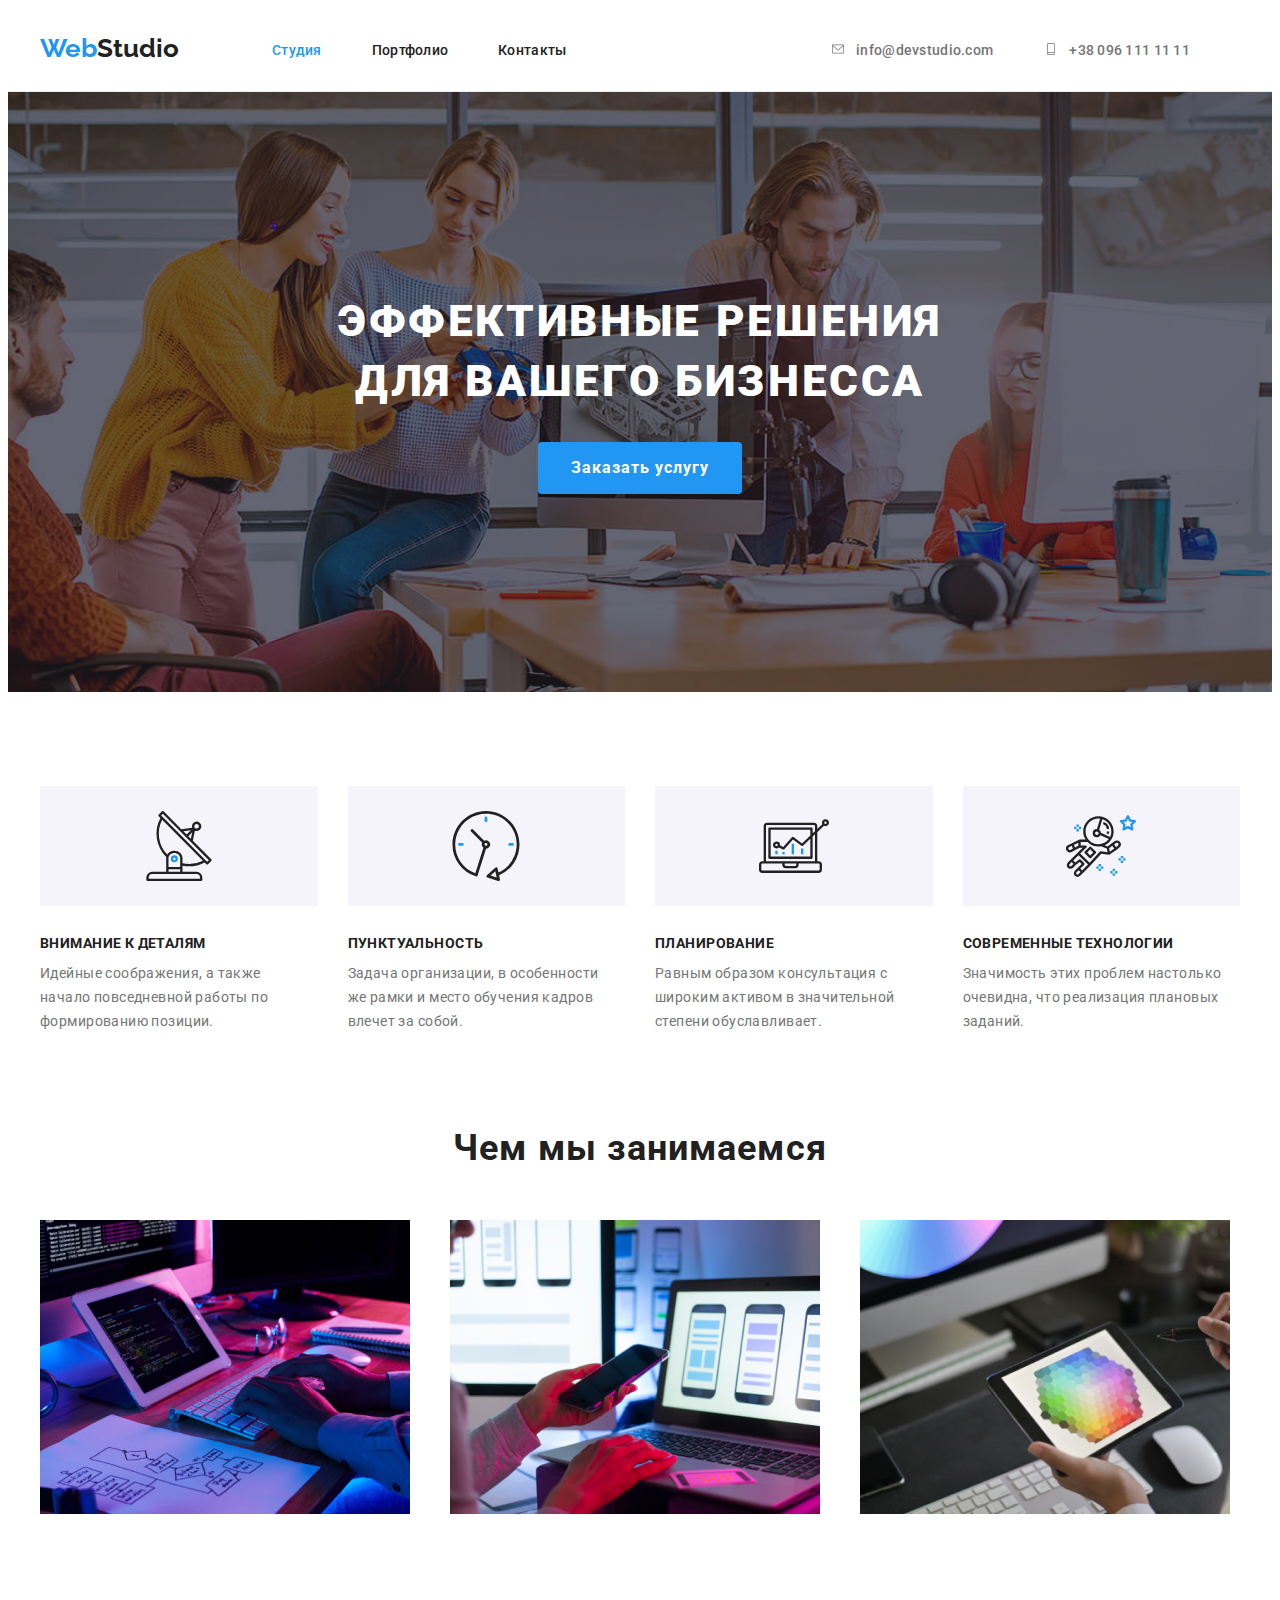
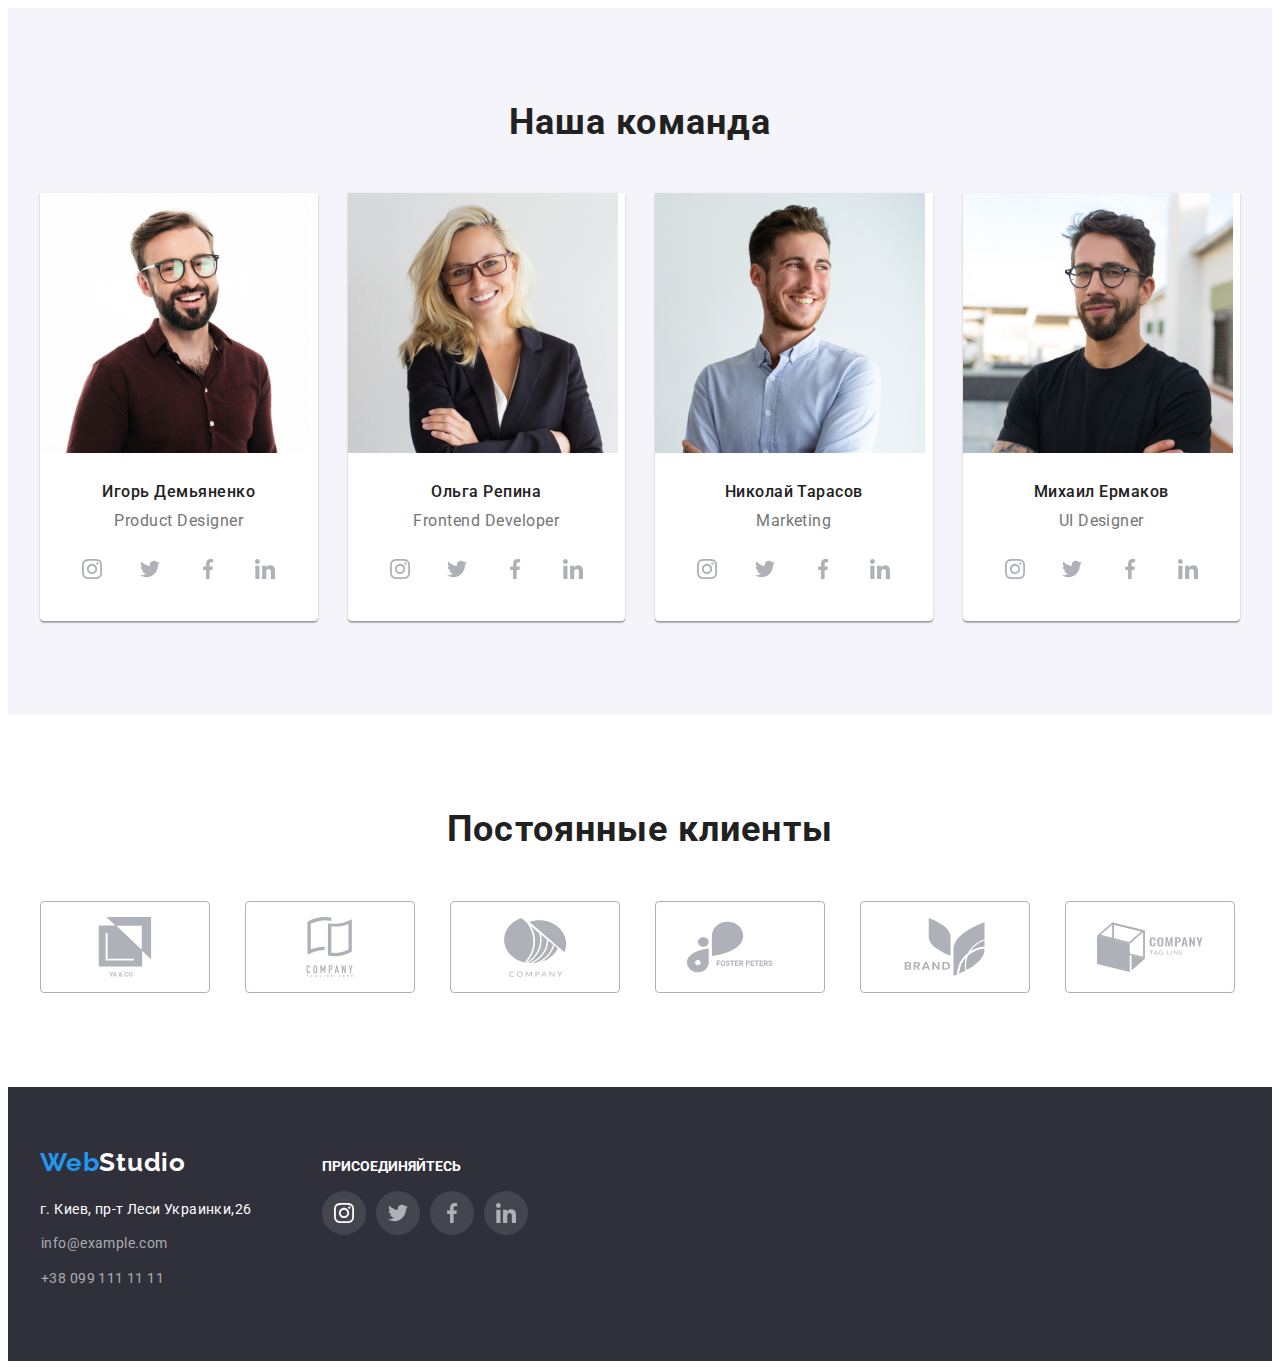
<file: index.html>
<!DOCTYPE html>
<html lang="ru">

<head>
    <meta charset="UTF-8" />
    <link rel="preconnect" href="https://fonts.googleapis.com">
    <link rel="preconnect" href="https://fonts.gstatic.com" crossorigin>
    <link href="https://fonts.googleapis.com/css2?family=Raleway:wght@700&family=Roboto:wght@400;500;700;900&display=swap"
        rel="stylesheet">
<link rel="stylesheet" href="https://cdnjs.cloudflare.com/ajax/libs/modern-normalize/1.1.0/modern-normalize.min.css"
    integrity="sha512-wpPYUAdjBVSE4KJnH1VR1HeZfpl1ub8YT/NKx4PuQ5NmX2tKuGu6U/JRp5y+Y8XG2tV+wKQpNHVUX03MfMFn9Q=="
    crossorigin="anonymous" referrerpolicy="no-referrer" />
    <link rel="stylesheet" href="./css/styles.css" />
    <meta name="viewport" content="width=device-width, initial-scale=1.0" />
    <title>WebStudio</title>
</head>

<body>
    <!-- ГОЛОВА -->
    <header class="header">
        <div class="container flex">
            <nav class="nav flex">
            <a class="logo" href="/"> <span class="web">Web</span>Studio</a>
           
                <ul class="header-list-nav-1">
                    <li><a class="header-nav-1" href="./index.html">Студия</a></li>
                    <li><a class="header-nav" href="./portfolio.html">Портфолио</a></li>
                    <li><a class="header-nav" href="/">Контакты</a></li>
                </ul>
            </nav>
    
                <ul class="header-list-nav-2 list">
                    <li>
                        <a class="header-contacts" href="">
                        <svg class="header-contacts-icon" width="16" height="12">
                            <use href="./image/icons.svg#icon-mail">
                            </use>
                        </svg>info@devstudio.com</a>
                    </li>
                    <li>
                        <a class="header-contacts" href="">
                            <svg class="header-contacts-icon" width="16" height="12">
                                <use href="./image/icons.svg#icon-phone">
                                    
                                   </use>
                            </svg>+38 096 111 11 11</a>
                    </li>
                </ul>
            </div>
        </div>
    </header>
    <!-- КОНЕЦ ГОЛОВЫ -->
    <main>
        <!--СЕКЦИЯ 1-->
        <section class="section-1 hero"> 
            <div class="container">
                <div class="content-section">
            <h1 class="head">ЭФФЕКТИВНЫЕ РЕШЕНИЯ ДЛЯ ВАШЕГО БИЗНЕССА</h1>
            <button class="button head-button" type="button">Заказать услугу</button>
            </div>
        </div>
        </section>

        
        <!-- КОНЕЦ СЕКЦИЯ 1 -->

        <!--ОСОБЕННОСТИ-->
        <section class="section-special">
            <div class="container">
            <ul class="advantages-container list">
                <li class="advantage-block icon-antenna">
                    <h3 class="h3-advantages">ВНИМАНИЕ К ДЕТАЛЯМ</h3>
                    <p class="about-advantages">
                        Идейные соображения, а также начало повседневной работы по
                        формированию позиции.
                    </p>
                </li>
                <li class="advantage-block icon-clock">
                    
                    <h3 class="h3-advantages">ПУНКТУАЛЬНОСТЬ</h3>
                    <p class="about-advantages">
                        Задача организации, в особенности же рамки и место обучения кадров
                        влечет за собой.
                    </p>

                </li>
                <li class="advantage-block icon-diagram">
                    
                    <h3 class="h3-advantages">ПЛАНИРОВАНИЕ</h3>
                    <p class="about-advantages">
                        Равным образом консультация с широким активом в значительной
                        степени обуславливает.
                    </p>

                </li>
                <li class="advantage-block icon-astronaut">
                    
                    <h3 class="h3-advantages">СОВРЕМЕННЫЕ ТЕХНОЛОГИИ</h3>
                    <p class="about-advantages">
                        Значимость этих проблем настолько очевидна, что реализация
                        плановых заданий.
                    </p>
                    
                </li>
            </ul>
            </div>
        </section>
        <!--КОНЕЦ ОСОБЕННОСТИ-->
        <!--ЧЕМ МЫ ЗАНИМАЕМСЯ-->
        <section class="section-second">
            <div class="container">
            <h2 class="main-info">Чем мы занимаемся</h2>
                <ul class="main-info-container list">
                <li class="main-info-container-img">
                    <img class="img-info" src="./image/coding.jpg" alt="" width="370" height="294" />
                    
                </li>
                <li class="main-info-container-img">
                    <img class="img-info" src="./image/mobile.jpg" alt="" width="370" height="294" />
                    
                </li>
                <li class="main-info-container-img">
                    <img class="img-info" src="./image/designer.jpg" alt="" width="370" height="294" />
                    
                </li>
            </ul>
            </div>

        </section>
        <!-- КОНЕЦ ЧЕМ МЫ ЗАНИМАЕМСЯ-->
        <!--НАЩА КОМАНДА-->
        <section class="section cards">
            <div class="container">
                <h2 class="main-info-2">Наша команда</h2>
                 <ul class="list team-container">
                <li class="team-worker">
                    <img src="./image/product_designer.jpg" alt="Фото Игорь Демьяненко" width="270" height="260" />
                    <div class="team-worker-discriptions">
                    <h3 class="team">Игорь Демьяненко</h3>
                    <p  class="team-position">Product Designer</p>
                    <ul class="social-list list">
                        <li class="social-list-item">
                            <a class="social-list-link" href="">
                                <svg class="social-list-icon" width="20" height="20">
                                    <use href="./image/icons.svg#icon-instagram"></use>
                                </svg>
                            </a>
                        </li>
                        <li class="social-list-item">
                            <a class="social-list-link" href="">
                                <svg class="social-list-icon" width="20" height="20">
                                    <use href="./image/icons.svg#icon-twitter"></use>
                                </svg>
                            </a>
                        </li>
                        <li class="social-list-item">
                            <a class="social-list-link" href="">
                                <svg class="social-list-icon" width="20" height="20">
                                    <use href="./image/icons.svg#icon-facebook"></use>
                                </svg>
                            </a>
                        </li>
                        <li class="social-list-item">
                            <a class="social-list-link" href="">
                                <svg class="social-list-icon" width="20" height="20">
                                    <use href="./image/icons.svg#icon-linkedin"></use>
                                </svg>
                            </a>
                        </li>
                    </ul>
                    </div>
                </li>
                <li class="team-worker">
                    <img src="./image/Frontend_developer.jpg" alt="Фото Ольга Репина" width="270" height="260" />
                    <div class="team-worker-discriptions">
                    <h3 class="team">Ольга Репина</h3>
                    <p class="team-position">Frontend Developer</p>
                    <ul class="social-list list">
                        <li class="social-list-item">
                            <a class="social-list-link" href="">
                                <svg class="social-list-icon" width="20" height="20">
                                    <use href="./image/icons.svg#icon-instagram"></use>
                                </svg>
                            </a>
                        </li>
                        <li class="social-list-item">
                            <a class="social-list-link" href="">
                                <svg class="social-list-icon" width="20" height="20">
                                    <use href="./image/icons.svg#icon-twitter"></use>
                                </svg>
                            </a>
                        </li>
                        <li class="social-list-item">
                            <a class="social-list-link" href="">
                                <svg class="social-list-icon" width="20" height="20">
                                    <use href="./image/icons.svg#icon-facebook"></use>
                                </svg>
                            </a>
                        </li>
                        <li class="social-list-item">
                            <a class="social-list-link" href="">
                                <svg class="social-list-icon" width="20" height="20">
                                    <use href="./image/icons.svg#icon-linkedin"></use>
                                </svg>
                            </a>
                        </li>
                    </ul>
                    </div>
                </li>
                <li class="team-worker">
                    <img src="./image/Merketing.jpg" alt="Фото Николай Тарасов" width="270" height="260" />
                    <div class="team-worker-discriptions">
                    <h3 class="team">Николай Тарасов</h3>
                    <p class="team-position">Marketing</p>
                    <ul class="social-list list">
                        <li class="social-list-item">
                            <a class="social-list-link" href="">
                                <svg class="social-list-icon" width="20" height="20">
                                    <use href="./image/icons.svg#icon-instagram"></use>
                                </svg>
                            </a>
                        </li>
                        <li class="social-list-item">
                            <a class="social-list-link" href="">
                                <svg class="social-list-icon" width="20" height="20">
                                    <use href="./image/icons.svg#icon-twitter"></use>
                                </svg>
                            </a>
                        </li>
                        <li class="social-list-item">
                            <a class="social-list-link" href="">
                                <svg class="social-list-icon" width="20" height="20">
                                    <use href="./image/icons.svg#icon-facebook"></use>
                                </svg>
                            </a>
                        </li>
                        <li class="social-list-item">
                            <a class="social-list-link" href="">
                                <svg class="social-list-icon" width="20" height="20">
                                    <use href="./image/icons.svg#icon-linkedin"></use>
                                </svg>
                            </a>
                        </li>
                    </ul>
                    </div>
                </li>
                <li class="team-worker">
                    <img src="./image/ul_designer.jpg" alt="Фото Михаил Ермаков" width="270" height="260" />
                    <div class="team-worker-discriptions">
                    <h3 class="team">Михаил Ермаков</h3>
                    <p class="team-position">UI Designer</p>
                    <ul class="social-list list">
                        <li class="social-list-item">
                            <a class="social-list-link" href="">
                                <svg class="social-list-icon" width="20" height="20">
                                    <use href="./image/icons.svg#icon-instagram"></use>
                                </svg>
                            </a>
                        </li>
                        <li class="social-list-item">
                            <a class="social-list-link" href="">
                                <svg class="social-list-icon" width="20" height="20">
                                    <use href="./image/icons.svg#icon-twitter"></use>
                                </svg>
                            </a>
                        </li>
                        <li class="social-list-item">
                            <a class="social-list-link" href="">
                                <svg class="social-list-icon" width="20" height="20">
                                    <use href="./image/icons.svg#icon-facebook"></use>
                                </svg>
                            </a>
                        </li>
                        <li class="social-list-item">
                            <a class="social-list-link" href="">
                                <svg class="social-list-icon" width="20" height="20">
                                    <use href="./image/icons.svg#icon-linkedin"></use>
                                </svg>
                            </a>
                        </li>
                    </ul>
                    </div>
                </li>
            </ul>
            </div>
        </section>

        <section class="section">
            <div class="container">
                <h2 class="main-info-2">Постоянные клиенты</h2>
                <ul class="clients-list list">
                <li class="clients-list-item">
                    <a class="clients-list-link" href="">
                        <svg class="clients-list-icon" width="106" height="60">
                            <use href="image/icons.svg#icon-svg-1"></use>
                        </svg>
                    </a>                </li>
                <li class="clients-list-item">
                    <a class="clients-list-link" href="">
                        <svg class="clients-list-icon" width="106" height="60">
                            <use href="image/icons.svg#icon-svg-2"></use>
                        </svg>
                    </a>                </li>
                <li class="clients-list-item">
                    <a class="clients-list-link" href="">
                        <svg class="clients-list-icon" width="106" height="60">
                            <use href="image/icons.svg#icon-svg-3"></use>
                        </svg>
                    </a>                </li>
                <li class="clients-list-item">
                    <a class="clients-list-link" href="">
                        <svg class="clients-list-icon" width="106" height="60">
                            <use href="image/icons.svg#icon-svg-4"></use>
                        </svg>
                    </a>                </li>
                <li class="clients-list-item">
                    <a class="clients-list-link" href="">
                        <svg class="clients-list-icon" width="106" height="60">
                            <use href="image/icons.svg#icon-svg-5"></use>
                        </svg>
                    </a>                </li>
                <li class="clients-list-item">
                    <a class="clients-list-link" href="">
                        <svg class="clients-list-icon" width="106" height="60">
                            <use href="image/icons.svg#icon-svg-6"></use>
                        </svg>
                    </a>                </li>
                </ul>
            </div>
        </section>
        </main>
        <!--КОНЕЦ НАЩА КОМАНДА-->
        <!-- ПОДВАЛ -->
    <footer class="footer">
        <div class="container flex">
            <div class="footer-container">
        <a class="logo-2" href="/"> <span class="web">Web</span>Studio </a>
        <address>
            <p class="footer-address">г. Киев, пр-т Леси Украинки,26</p>
            <ul>
                <li><a class="footer-contacts" href=""> info@example.com</a></li>
                <li><a class="footer-contacts" href=""> +38 099 111 11 11</a></li>
            </ul>
        </address>
        </div>
        <div class="join">
            <p class="join-text">ПРИСОЕДИНЯЙТЕСЬ</p>
            <ul class="social-list list">
                <li class="social-list-item">
                    <a class="social-list-footer-link" href="">
                        <svg class="social-list-footer-icon" width="20" height="20">
                            <use href="./image/icons.svg#icon-instagram"></use>
                        </svg>
                    </a>
                </li>
                <li class="social-list-item">
                    <a class="social-list-footer-link" href="">
                        <svg class="social-list-icon" width="20" height="20">
                            <use href="./image/icons.svg#icon-twitter"></use>
                        </svg>
                    </a>
                </li>
                <li class="social-list-item">
                    <a class="social-list-footer-link" href="">
                        <svg class="social-list-icon" width="20" height="20">
                            <use href="./image/icons.svg#icon-facebook"></use>
                        </svg>
                    </a>
                </li>
                <li class="social-list-item">
                    <a class="social-list-footer-link" href="">
                        <svg class="social-list-icon" width="20" height="20">
                            <use href="./image/icons.svg#icon-linkedin"></use>
                        </svg>
                    </a>
                </li>
            </ul>
           
        </div>
        </div>
        
    </footer>
    <!-- КОНЕЦ ПОДВАЛ -->
</body>

</html>
</file>
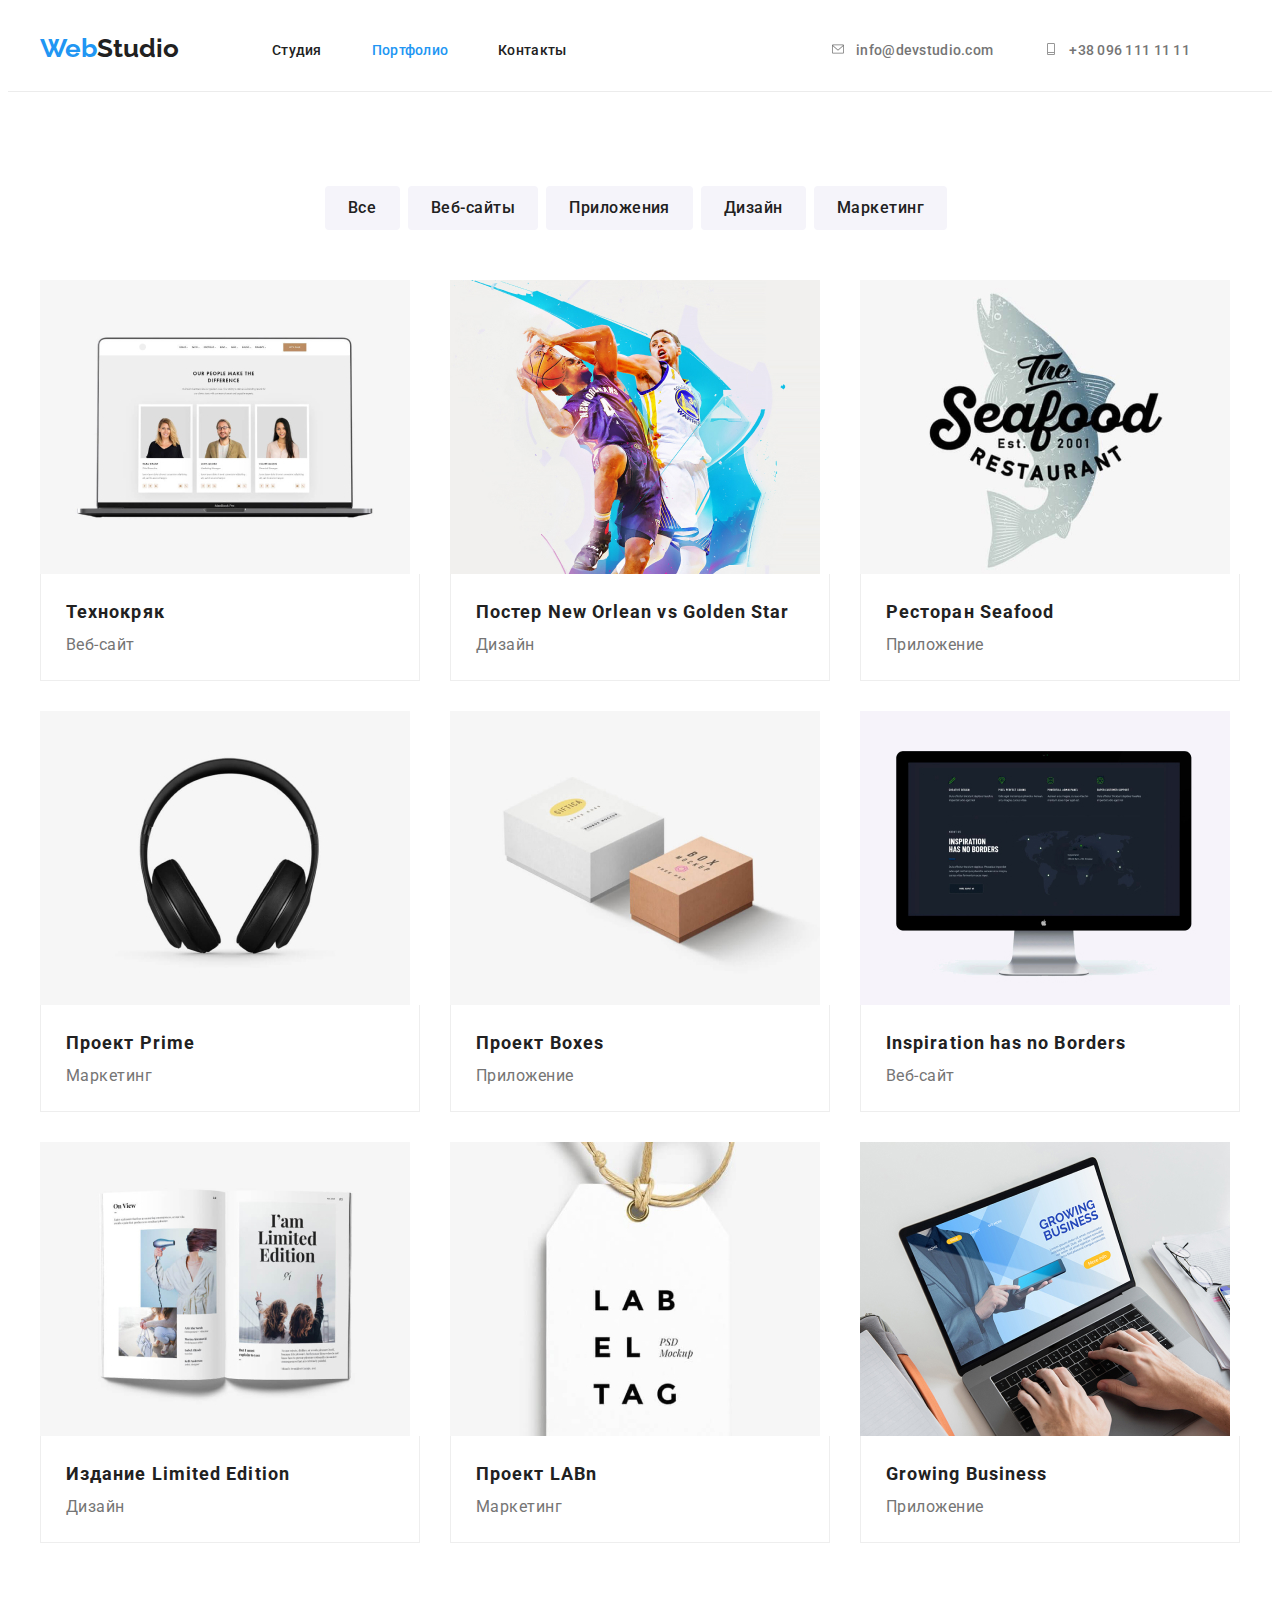
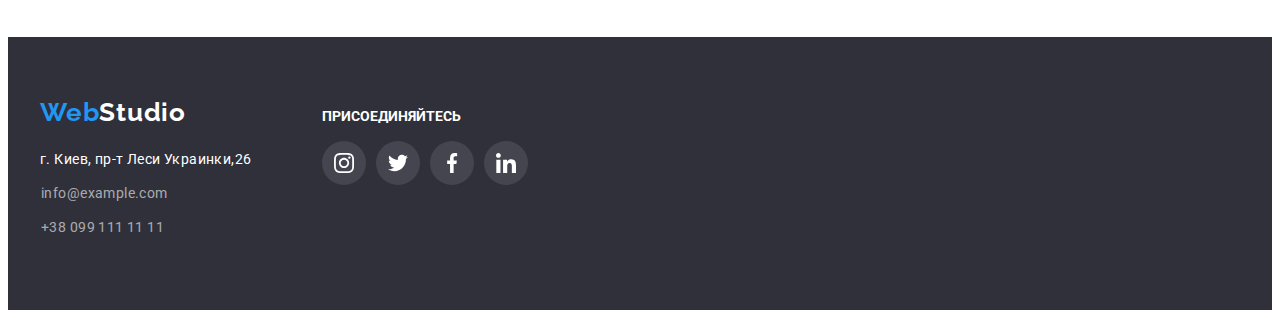
<file: portfolio.html>
<!DOCTYPE html>
<html lang="en">
<head>
    <meta charset="UTF-8">
    <meta http-equiv="X-UA-Compatible" content="IE=edge">
    <meta name="viewport" content="width=device-width, initial-scale=1.0">
    <link href="https://fonts.googleapis.com/css2?family=Raleway:wght@700&family=Roboto:wght@400;500;700;900&display=swap"
        rel="stylesheet">
        <link rel="stylesheet" href="https://cdnjs.cloudflare.com/ajax/libs/modern-normalize/1.1.0/modern-normalize.min.css"
            integrity="sha512-wpPYUAdjBVSE4KJnH1VR1HeZfpl1ub8YT/NKx4PuQ5NmX2tKuGu6U/JRp5y+Y8XG2tV+wKQpNHVUX03MfMFn9Q=="
            crossorigin="anonymous" referrerpolicy="no-referrer" />
    <link rel="stylesheet" href="./css/styles.css" />
    <title>Portfolio</title>
</head>
<body>
    <!-- ГОЛОВА ПОРТФОЛИО -->
  
    <header class="header">
        <div class="container flex">
            <nav class="nav flex">
                <a class="logo" href="/"> <span class="web">Web</span>Studio</a>
    
                <ul class="header-list-nav-1">
                <li><a class="header-nav" href="./index.html">Студия</a></li>
                <li><a class="header-nav-1" href="./portfolio.html">Портфолио</a></li>
                <li><a class="header-nav" href="/">Контакты</a></li>
            </ul>
        </nav>
        <ul class="header-list-nav-2 list">
            <li>
                <a class="header-contacts" href="">
                    <svg class="header-contacts-icon" width="16" height="12">
                        <use href="./image/icons.svg#icon-mail">
                        </use>
                    </svg>info@devstudio.com</a>
            </li>
            <li>
                <a class="header-contacts" href="">
                    <svg class="header-contacts-icon" width="16" height="12">
                        <use href="./image/icons.svg#icon-phone">
                        </use>
                    </svg>+38 096 111 11 11</a>
            </li>
        </ul>
        </div>
        </div>
    </header>
    <!-- КОНЕЦ ГОЛОВЫ ПОРТФОЛИО-->
<main class="section">
    <!-- КНОПКИ ФИЛЬТРОВ -->
<section>
<div class="container">
    <ul class="list flex filter">
        <li><button class="button-portfolio secondary">Все</button></li>
        <li><button class="button-portfolio secondary">Веб-сайты</button></li>
        <li><button class="button-portfolio secondary">Приложения</button></li>
        <li><button class="button-portfolio secondary">Дизайн</button></li>
        <li><button class="button-portfolio secondary">Маркетинг</button></li>

    </ul>
<!--КОНЕЦ КНОПКИ ФИЛЬТРОВ -->
<!-- КАРТОЧКИ -->

    <ul class="project-list list">
        <li class="project-item">
            <a href="">
            <img src="./image_portfolio/Photo_1.jpg" alt="Фото 1" width="370" height="294" />
            <div class="block-list">
            <h3 class="list-name">Технокряк</h3>
            <p class="list-type">Веб-сайт</p>


</div>
</a>
        </li>
        <li class="project-item">
            <a href="">
            <img src="./image_portfolio/Photo_2.jpg" alt="Фото 2" width="370" height="294" />
            <div class="block-list">
            <h3 class="list-name">Постер New Orlean vs Golden Star</h3>
            <p class="list-type">Дизайн</p>

  
  </div>
</a>
      </li>
        <li class="project-item">
            <a href="">
            <img src="./image_portfolio/Photo_3.jpg" alt="Фото 3" width="370" height="294" />
            <div class="block-list">
            <h3 class="list-name ">Ресторан Seafood</h3>
            <p class="list-type">Приложение</p>
            </div>

</a>
        </li>
        <li class="project-item">
            <a href="">
            <img src="./image_portfolio/Photo_4.jpg" alt="Фото 4" width="370" height="294" />
            <div class="block-list">
            <h3 class="list-name">Проект Prime</370></h3>
            <p class="list-type">Маркетинг</p>
</div>
                </a>
        </li>
        <li class="project-item">
            <a href="">
            <img src="./image_portfolio/Photo_5.jpg" alt="Фото 5" width="370" height="294" />
            <div class="block-list">
            <h3 class="list-name">Проект Boxes</h3>
            <p class="list-type">Приложение</p>
            </div>
</a>
        </li>
        <li class="project-item">
            <a href="">
            <img src="./image_portfolio/Photo_6.jpg" alt="Фото 6" width="370" height="294" />
            <div class="block-list">
            <h3 class="list-name">Inspiration has no Borders</h3>
            <p class="list-type">Веб-сайт</p>
 
 </div>
</a>
       </li>
        <li class="project-item">
            <a href="">
            <img src="./image_portfolio/Photo_7.jpg" alt="Фото 7" width="370" height="294" />
            <div class="block-list">
            <h3 class="list-name">Издание Limited Edition</h3>
            <p class="list-type">Дизайн</p>
   
   </div>
</a>
     </li>
        <li class="project-item">
            <a href="">
            <img src="./image_portfolio/Photo_8.jpg" alt="Фото 8" width="370" height="294" />
            <div class="block-list">
            <h3 class="list-name">Проект LABn</h3>
            <p class="list-type">Маркетинг</p>

</div>
</a>
        </li>
        <li class="project-item">
            <a href="">
            <img src="./image_portfolio/Photo_9.jpg" alt="Фото 9" width="370" height="294" />
            <div class="block-list">
            <h3 class="list-name">Growing Business</h3>
            <p class="list-type">Приложение</p>
            </div>
</a>
        </li>
    </ul>
    </div>
</section>

<!-- КОНЕЦ КАРТОЧЕК -->
</main>
    
    <!-- ПОДВАЛ ПОРТФОЛИО -->
    <footer class="footer">
        <div class="container flex">
            <div class="footer-container">
                <a class="logo-2" href="/"> <span class="web">Web</span>Studio </a>
                <address>
                    <p class="footer-address">г. Киев, пр-т Леси Украинки,26</p>
                    <ul>
                        <li><a class="footer-contacts" href=""> info@example.com</a></li>
                        <li><a class="footer-contacts" href=""> +38 099 111 11 11</a></li>
                    </ul>
                </address>
            </div>
            <div class="join">
                <p class="join-text">ПРИСОЕДИНЯЙТЕСЬ</p>
                <ul class="social-list list">
                    <li class="social-list-item">
                        <a class="social-list-footer-link" href="">
                            <svg class="social-list-footer-icon" width="20" height="20">
                                <use href="./image/icons.svg#icon-instagram"></use>
                            </svg>
                        </a>
                    </li>
                    <li class="social-list-item">
                        <a class="social-list-footer-link" href="">
                            <svg class="social-list-footer-icon" width="20" height="20">
                                <use href="./image/icons.svg#icon-twitter"></use>
                            </svg>
                        </a>
                    </li>
                    <li class="social-list-item">
                        <a class="social-list-footer-link" href="">
                            <svg class="social-list-footer-icon" width="20" height="20">
                                <use href="./image/icons.svg#icon-facebook"></use>
                            </svg>
                        </a>
                    </li>
                    <li class="social-list-item">
                        <a class="social-list-footer-link" href="">
                            <svg class="social-list-footer-icon" width="20" height="20">
                                <use href="./image/icons.svg#icon-linkedin"></use>
                            </svg>
                        </a>
                    </li>
                </ul>
        </div>
    
    </footer>
    <!-- КОНЕЦ ПОДВАЛ ПОРТФОЛИО-->
</body>
</html>
</file>
<file: css/styles.css>
:root {
  --header-color: #212121;
  --accent-color: #2196f3;
  --primary-text-color: #757575;
  --primary-white-color: #ffffff;
  --secondary-white-color: #f5f4fa;
  --footer-background-color: #2f303a;
}

body {
  font-family: Roboto, sans-serif;
}
ul {
  list-style: none;
}
p,
h1,
h2,
h3,
h4,
h5,
h6 {
  margin: 0;
}

ul {
  margin: 0;
  padding: 0;
}
img {
  display: block;
  max-width: 100%;
  height: auto;
}
div {
  display: block;
}
section {
  display: block;
}
a {
  text-decoration: none;
}
.section-1 {
}
.hero {
  max-width: 1600px;
  height: 600px;
  margin-left: auto;
  margin-right: auto;
  /* outline: 1px solid black; */
  background-image: linear-gradient(
      to right,
      rgba(47, 48, 58, 0.4),
      rgba(47, 48, 58, 0.4)
    ),
    url(../image/background-index-img.jpg);
  background-repeat: no-repeat;
  background-position: center;
  background-size: cover;
}

.section {
  padding: 94px 0;
  text-align: center;
  /*  */
}

.section-2 {
  display: flex;
  flex-wrap: wrap;
}
.header {
  display: block;
  border-bottom: 1px solid #ececec;
}
/* ----------------- CONTAINER--------- */
.container {
  width: 1200px;
  padding-left: 15px;
  padding-right: 15px;
  margin: 0 auto;
  /* outline: 2px solid tomato; */
}
.container-1 {
  display: flex;
  width: 1200px;
  flex-direction: column;
  align-items: center;
  padding: 200px 0 280px 0;
}
/* -------------- Секция 1---------*/
.content-section {
  margin: 0 auto;
  max-width: 700px;
  padding-bottom: 200px;
  padding-top: 200px;
  text-align: center;
}

/* ------------------HEADER-------- */
.header li {
  padding: 32px 0;
}
.flex {
  display: flex;
  flex-direction: row;
}
.nav {
  display: flex;
  flex-direction: row;
}
.logo {
  font-family: Raleway;
  font-weight: bold;
  font-size: 26px;
  line-height: 1.19;
  color: var(--header-color);
  text-decoration: none;
  margin: 0 93px 0 0;
  padding: 25px 0 25px 0;
}
.web {
  color: var(--accent-color);
}
.logo:hover,
.logo:focus,
.header-nav:hover,
.header-nav:focus,
.header-contacts:hover,
.header-contacts:focus {
  color: var(--accent-color);
  fill: var(--accent-color);
}

.header-list-nav-1 {
  display: flex;
  margin: auto 0;
  /* outline: 2px solid tomato; */
  text-decoration: none;
}
.header-list-nav-2 {
  font-style: normal;
  font-weight: 500;
  font-size: 14px;
  line-height: 1.14;
  letter-spacing: 0.02em;
  display: flex;
  flex-direction: row;
  align-items: flex-end;
  margin-left: auto;
}
.header-nav {
  font-weight: 500;
  font-size: 14px;
  line-height: 1.14;
  letter-spacing: 0.02em;
  color: var(--header-color);
  text-decoration: none;
}
.header-nav,
.header-nav-1 {
  margin-right: 50px;
}
.header-contacts {
  font-weight: 500;
  font-size: 14px;
  line-height: 1.14;
  letter-spacing: 0.02em;
  color: var(--primary-text-color);
  text-decoration: none;
  margin-right: 50px;
}
.header-contacts-icon {
  fill: currentColor;
  margin-right: 10px;
}

.header-contacts:hover,
.header-contacts:focus {
  color: var(--accent-color);
}

.header-nav-1,
.header-nav-2 {
  font-weight: 500;
  font-size: 14px;
  line-height: 1.14;
  letter-spacing: 0.02em;
  color: var(--header-color);
  text-decoration: none;
  color: var(--accent-color);
  text-decoration: none;
}

.header-connect {
  margin-left: auto;
}

/* ------------HERO------------ */

.head {
  font-family: Roboto;
  font-style: normal;
  font-weight: 900;
  font-size: 44px;
  line-height: 1.36;
  text-align: center;
  letter-spacing: 0.06em;
  text-transform: uppercase;
  color: var(--primary-white-color);
  max-width: 700px;
  margin: 0 auto;
  margin-bottom: 30px;
}

.button {
  font-family: Roboto;
  font-style: normal;
  font-weight: 700;
  font-family: inherit;
  font-size: 16px;
  line-height: 1.88;
  text-align: center;
  letter-spacing: 0.06em;
  color: var(--primary-white-color);
  background: var(--accent-color);
  cursor: pointer;
  padding: 10px 32px;
  border-radius: 4px;
  margin: 0 auto;
  /* outline: 2px solid tomato; */
}
.button:hover {
  background: #188ce8;
}
.head-button {
  text-align: center;
  border: 1px solid transparent;
}

/* -------------ОСОБЕННОСТИ------------ */
.section-special {
  padding: 94px 0 47px 0;
}
.advantage-block {
  margin-top: 30px;
  margin-left: 30px;
  flex-basis: calc((100% - 120px) / 4);
}
.advantage-block::before {
  display: block;
  content: "";
  height: 120px;
  background-size: contain;
  background-repeat: no-repeat;
  background-position: center;
  background-color: var(--secondary-white-color);
}

.advantages-container {
  text-align: left;
  display: inline-block;
  display: flex;
  margin-left: -30px;
  margin-top: -30px;
  /* outline: 2px solid tomato; */
}

.icon-antenna::before {
  display: block;
  background-image: url("../image/antenna.svg");
  background-size: 70px;
}

.icon-clock::before {
  display: block;
  background-image: url("../image/clock.svg");
  background-size: 70px;
}

.icon-diagram::before {
  display: block;
  background-image: url("../image/diagram.svg");
  background-size: 70px;
}

.icon-astronaut::before {
  display: block;
  background-image: url("../image/astronaut.svg");
  background-size: 70px;
}
.list {
  list-style: none;
  padding: 0;
}

.h3-advantages {
  font-size: 14px;
  line-height: 1.14;
  letter-spacing: 0.03em;
  color: var(--header-color);
  margin-top: 30px;
}
.about-advantages {
  font-size: 14px;
  line-height: 1.71;
  letter-spacing: 0.03em;
  color: var(--primary-text-color);
  margin-top: 10px;
  max-width: 270px;
}

/* -----------ЧЕМ мы ЗАНИМАЕМСЯ-------- */
.section-second {
  padding: 47px 0 94px 0;
}
.main-info {
  font-size: 36px;
  line-height: 1.16;
  text-align: center;
  letter-spacing: 0.03em;
  color: var(--header-color);
  text-align: center;
  margin-top: 0;
  margin-bottom: 50px;
}

.main-info-container {
  display: inline-block;
  display: flex;
  flex-direction: row;
  flex-wrap: wrap;
  margin-left: -30px;
  margin-top: -30px;
}

.main-info-container-img {
  margin-left: 30px;
  margin-top: 30px;
  flex-basis: calc((100% - 90px) / 3);
}

/* -----КАРТОЧКИ ЛЮДЕЙ=------- */

.cards {
  padding: 94px 0;
  background-color: var(--secondary-white-color);
}
.main-info-2 {
  font-size: 36px;
  line-height: 1.16;
  text-align: center;
  letter-spacing: 0.03em;
  color: var(--header-color);
  text-align: center;
  margin-top: 0;
  margin-bottom: 50px;
}

.team-container {
  margin: 0;
  display: inline-block;
  display: flex;
  flex-direction: row;
  flex-wrap: wrap;
  margin-left: -30px;
  margin-top: -30px;
}

.team-worker {
  background-color: #fff;
  margin: 0;
  display: inline-block;
  margin-left: 30px;
  margin-top: 30px;
  flex-basis: calc((100% - 120px) / 4);
  box-shadow: 0px 1px 3px rgb(0 0 0 / 12%), 0px 1px 1px rgb(0 0 0 / 14%),
    0px 2px 1px rgb(0 0 0 / 20%);
  border-radius: 0px 0px 4px 4px;
}
.team-worker-discriptions {
  padding: 30px;
}

.section-team {
  background: #f5f4fa;
}
.team {
  font-weight: 500;
  font-size: 16px;
  line-height: 1.18;
  margin: 0 auto 10px auto;
  letter-spacing: 0.03em;
  color: var(--header-color);
}
.team-position {
  font-size: 16px;
  line-height: 1.18;

  letter-spacing: 0.03em;
  color: var(--primary-text-color);
}
.social-list {
  display: flex;
  justify-content: space-between;
  margin-right: auto;
}
.social-list-item {
  margin-top: 16px;
}
.social-list-item:not(:last-child) {
  margin-right: 10px;
}
.social-list-link {
  display: flex;
  align-items: center;
  justify-content: center;
  width: 44px;
  height: 44px;
  border-radius: 50%;
  background-color: var(--primary-white-color);
  cursor: pointer;
}
.social-list-icon {
  fill: #afb1b8;
}
.social-list-link:hover,
.social-list-link:focus {
  background-color: var(--accent-color);
}

.social-list-link:hover .social-list-icon,
.social-list-link:focus .social-list-icon {
  fill: var(--primary-white-color);
}
/* ++++++++++++++ПОСТОЯННЫЕ КЛИЕНТЫ ++++++++*/
.clients-list {
  display: inline-block;
  display: flex;
  flex-wrap: wrap;
  margin-left: -30px;
  margin-top: -30px;
}

.clients-list-item {
  margin-top: 30px;
  margin-left: 30px;
  flex-basis: calc((100% - 180px) / 6);
}
.clients-list-link {
  background-color: var(--primary-white-color);
  display: flex;
  align-items: center;
  justify-content: center;
  width: 170px;
  height: 92px;
  border: 1px solid #afb1b8;
  box-sizing: border-box;
  border-radius: 4px;
  cursor: pointer;
}
.clients-list-icon {
  fill: #afb1b8;
}

.clients-list-link:hover,
.clients-list-link:focus {
  border-color: var(--accent-color);
}

.clients-list-link:hover .clients-list-icon,
.clients-list-link:focus .clients-list-icon {
  fill: var(--accent-color);
}
/* ++++++++++++++КОНЕЦ  ПОСТОЯННЫЕ КЛИЕНТЫ ++++++++*/

/* ++++++++++++++FOOTER++++++++++ */

.footer {
  padding: 60px 0;
  background-color: var(--footer-background-color);
}
.logo-2 {
  font-family: Raleway;
  font-style: normal;
  font-weight: bold;
  font-size: 26px;
  line-height: 1.19;
  letter-spacing: 0.03em;
  color: var(--primary-white-color);
  text-decoration: none;
  display: inline-block;
  margin-bottom: 20px;
}
.footer-address {
  font-family: Roboto;
  font-style: normal;
  font-weight: normal;
  font-size: 14px;
  line-height: 1.71;
  letter-spacing: 0.03em;
  color: var(--primary-white-color);
  margin-bottom: 9px;
}

.footer-contacts {
  font-family: Roboto;
  font-style: normal;
  font-weight: normal;
  font-size: 14px;
  line-height: 1.71;
  letter-spacing: 0.03em;
  color: rgba(255, 255, 255, 0.6);
  text-decoration: none;
  margin-bottom: 9px;
  font-family: inherit;
  display: inline-block;
  text-align: center;
  border: 1px solid transparent;
}

.join {
  margin-left: 70px;
  padding-top: 12px;
}

.join-text {
  color: var(--primary-white-color);
  font-weight: 700;
  font-size: 14px;
  line-height: 1.14;
  text-transform: uppercase;
}
.social-list-footer-link {
  display: flex;
  align-items: center;
  justify-content: center;
  width: 44px;
  height: 44px;
  border-radius: 50%;
  background-color: rgba(255, 255, 255, 0.1);
  cursor: pointer;
}
.social-list-footer-icon {
  fill: var(--primary-white-color);
}
.social-list-footer-icon {
  fill: var(--primary-white-color);
}
.social-list-footer-link:hover,
.social-list-footer-link:focus {
  background-color: var(--accent-color);
}

.social-list-footer-link:hover .social-list-icon,
.social-list-footer-link:focus .social-list-icon {
  fill: var(--primary-white-color);
}
/* =========CLASS PORTFOLIO========== */
.filter {
  align-items: center;
  margin: 0 auto 50px 0;
  display: flex;
  flex-direction: reverse;
  justify-content: center;
  margin-right: 8px;
}

.filter {
  align-items: center;
  margin: 0 auto 50px 0;
  display: flex;
  flex-direction: reverse;
  justify-content: center;
}

.filter .button-portfolio {
  margin-right: 8px;
}

.button-portfolio {
  cursor: pointer;
  color: var(--secondary-text-color);
  font-family: inherit;
  display: inline-block;
  text-align: center;
  border: 1px solid transparent;
}

.button-portfolio.secondary {
  color: var(--header-color);
  background-color: var(--secondary-white-color);
  font-family: inherit;
  font-weight: 500;
  font-size: 16px;
  line-height: 1.87;
  display: flex;
  align-items: center;
  padding: 6px 22px;
  letter-spacing: 0.03em;
  border-radius: 4px;
  min-width: 75px;
}

.button-portfolio.secondary:hover,
.button-portfolio.secondary:focus {
  color: var(--primary-white-color);
  background-color: var(--accent-color);
}

.filter-button {
  font-family: Roboto;
  font-style: normal;
  font-weight: normal;
  font-size: 16px;
  line-height: 1.62;
  text-align: center;
  letter-spacing: 0.03em;
  color: var(--header-color);
  cursor: pointer;
}
.filter-button-1 {
  font-family: Roboto;
  font-style: normal;
  font-weight: normal;
  font-size: 16px;
  line-height: 1.62;
  text-align: center;
  letter-spacing: 0.03em;
  color: var(--header-color);
  background: var(--accent-color);
  cursor: pointer;
}
.list-name {
  font-size: 18px;
  line-height: 2;
  letter-spacing: 0.06em;
  color: var(--header-color);
}
.list-type {
  font-size: 16px;
  line-height: 1.87;
  letter-spacing: 0.03em;
  color: var(--primary-text-color);
}
.project-list {
  display: flex;
  flex-direction: row;
  flex-wrap: wrap;
  margin-left: -30px;
  margin-top: -30px;
}
.project-item {
  margin-left: 30px;
  margin-top: 30px;
  flex-basis: calc((100% - 90px) / 3);
  align-content: space-between;
}
.block-list {
  border: 1px solid #eeeeee;

  padding: 20px 25px;
  box-sizing: border-box;
  text-align: left;
}
.project-item:hover {
  box-shadow: 0px 1px 1px rgba(0, 0, 0, 0.12), 0px 4px 4px rgba(0, 0, 0, 0.06),
    1px 4px 6px rgba(0, 0, 0, 0.16);
}

.block-list {
  border: 1px solid #eeeeee;
  border-top: none;
  padding: 20px 25px;
}
</file>
